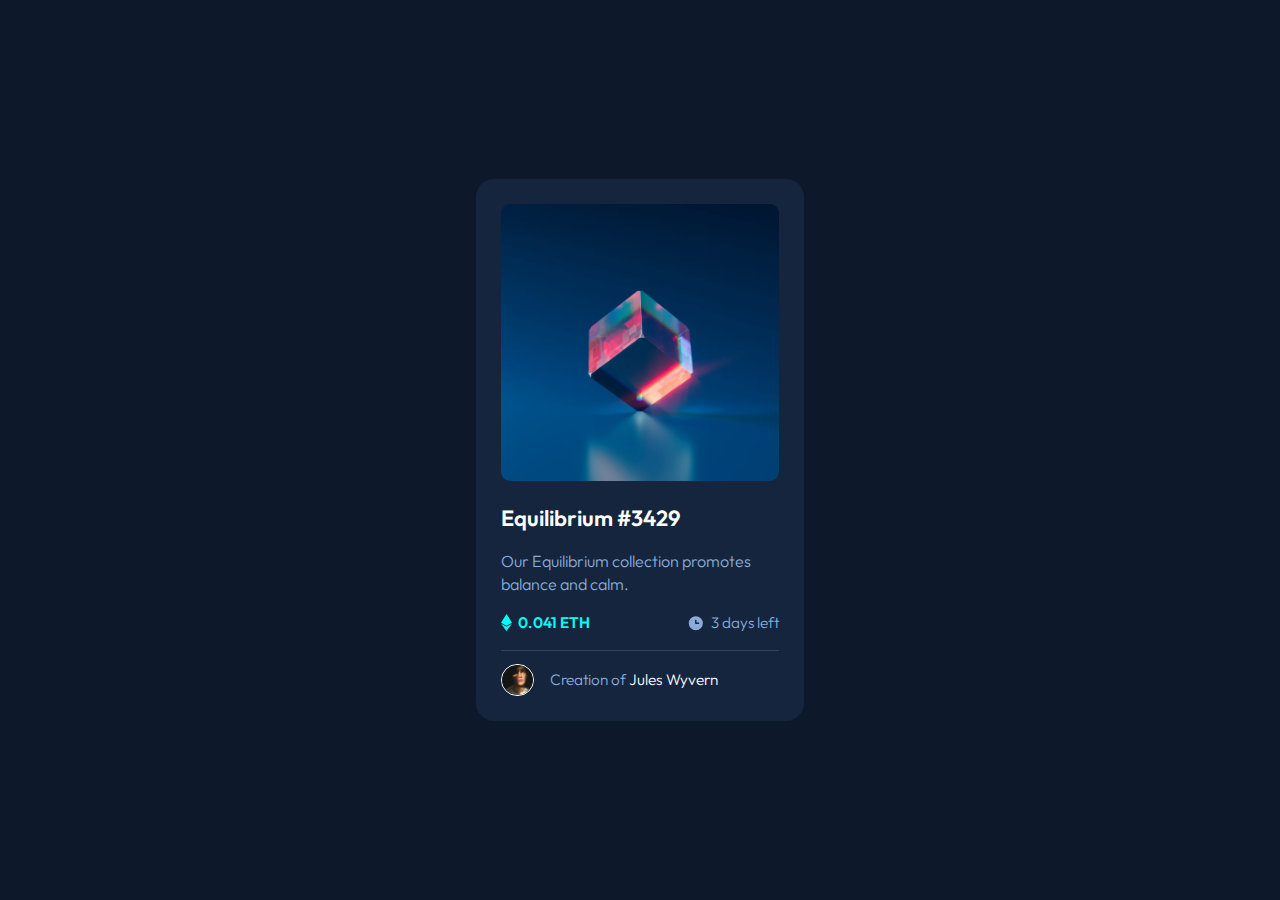
<file: nft-preview-card-component-main/index.html>
<!DOCTYPE html>
<html lang="en">
  <head>
    <meta charset="UTF-8" />
    <meta name="viewport" content="width=device-width, initial-scale=1.0" />
    <!-- displays site properly based on user's device -->

    <link
      rel="icon"
      type="image/png"
      sizes="32x32"
      href="./images/favicon-32x32.png"
    />
    <link rel="stylesheet" href="styles.css" />
    <title>Frontend Mentor | NFT preview card component</title>
  </head>
  <body>
    <main>
      <picture>
        <img
          src="images/image-equilibrium.jpg"
          alt="equilibrium image"
          title="equlibrium"
        />
      </picture>
      <h1 class="label">Equilibrium #3429</h1>
      <p class="text">Our Equilibrium collection promotes balance and calm.</p>
      <section class="price">
        <div class="current-price">
          <img src="images/icon-ethereum.svg" alt="ETH" />0.041 ETH
        </div>
        <div class="time-left">
          <img src="images/icon-clock.svg" alt="" /> 3 days left
        </div>
      </section>
      <hr />
      <section class="creator-info">
        <img
          src="images/image-avatar.png"
          alt="avatar"
          title="creator avatar"
        />
        <div class="text">
          Creation of <span class="name">Jules Wyvern</span>
        </div>
      </section>
    </main>

    <!-- <div class="attribution">
      Challenge by
      <a href="https://www.frontendmentor.io?ref=challenge" target="_blank"
        >Frontend Mentor</a
      >. Coded by <a href="#">Your Name Here</a>.
    </div> -->
  </body>
</html>
</file>
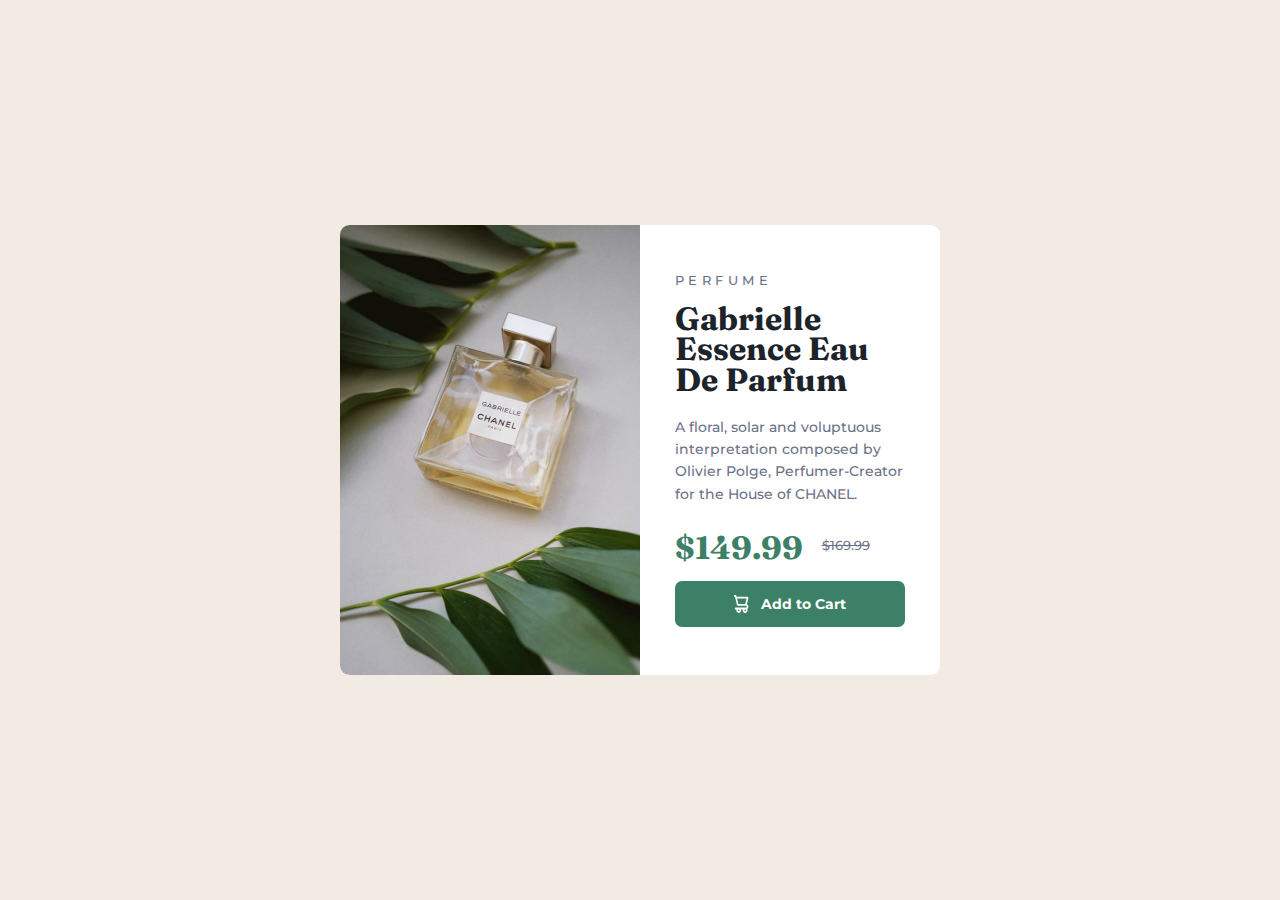
<file: product-preview-card-component-main/index.html>
<!DOCTYPE html>
<html lang="en">
  <head>
    <meta charset="UTF-8" />
    <meta name="viewport" content="width=device-width, initial-scale=1.0" />
    <!-- displays site properly based on user's device -->

    <link
      rel="icon"
      type="image/png"
      sizes="32x32"
      href="./images/favicon-32x32.png"
    />
    <link rel="stylesheet" href="styles.css" />
    <title>Frontend Mentor | Product preview card component</title>

    <!-- Feel free to remove these styles or customise in your own stylesheet 👍 -->
    <style>
      .attribution {
        font-size: 11px;
        text-align: center;
      }
      .attribution a {
        color: hsl(228, 45%, 44%);
      }
    </style>
  </head>
  <body>
    <main>
      <article class="product-container">
        <section class="illustration">
          <picture class="illustration">
            <source
              media="(max-width: 600)"
              srcset="images/image-product-mobile.jpg"
            />
            <source
              media="(min-width:601px)"
              srcset="images/image-product-desktop.jpg"
            />
            <img src="images/image-product-mobile.jpg" alt="product image" />
          </picture>
        </section>
        <section class="text-content">
          <h2 class="product-type">Perfume</h2>
          <h1>Gabrielle Essence Eau De Parfum</h1>
          <p class="description">
            A floral, solar and voluptuous interpretation composed by Olivier
            Polge, Perfumer-Creator for the House of CHANEL.
          </p>
          <section class="prices">
            <h1 class="reduced-price">$149.99</h1>
            <p class="original-price">$169.99</p>
          </section>
          <button>
            <img class="icon-cart" src="images/icon-cart.svg" alt="" />
            <p class="cart-text">Add to Cart</p>
          </button>
        </section>
      </article>
    </main>
    <!-- <div class="attribution">
    Challenge by <a href="https://www.frontendmentor.io?ref=challenge" target="_blank">Frontend Mentor</a>. 
    Coded by <a href="#">Your Name Here</a>.
  </div> -->
  </body>
</html>
</file>
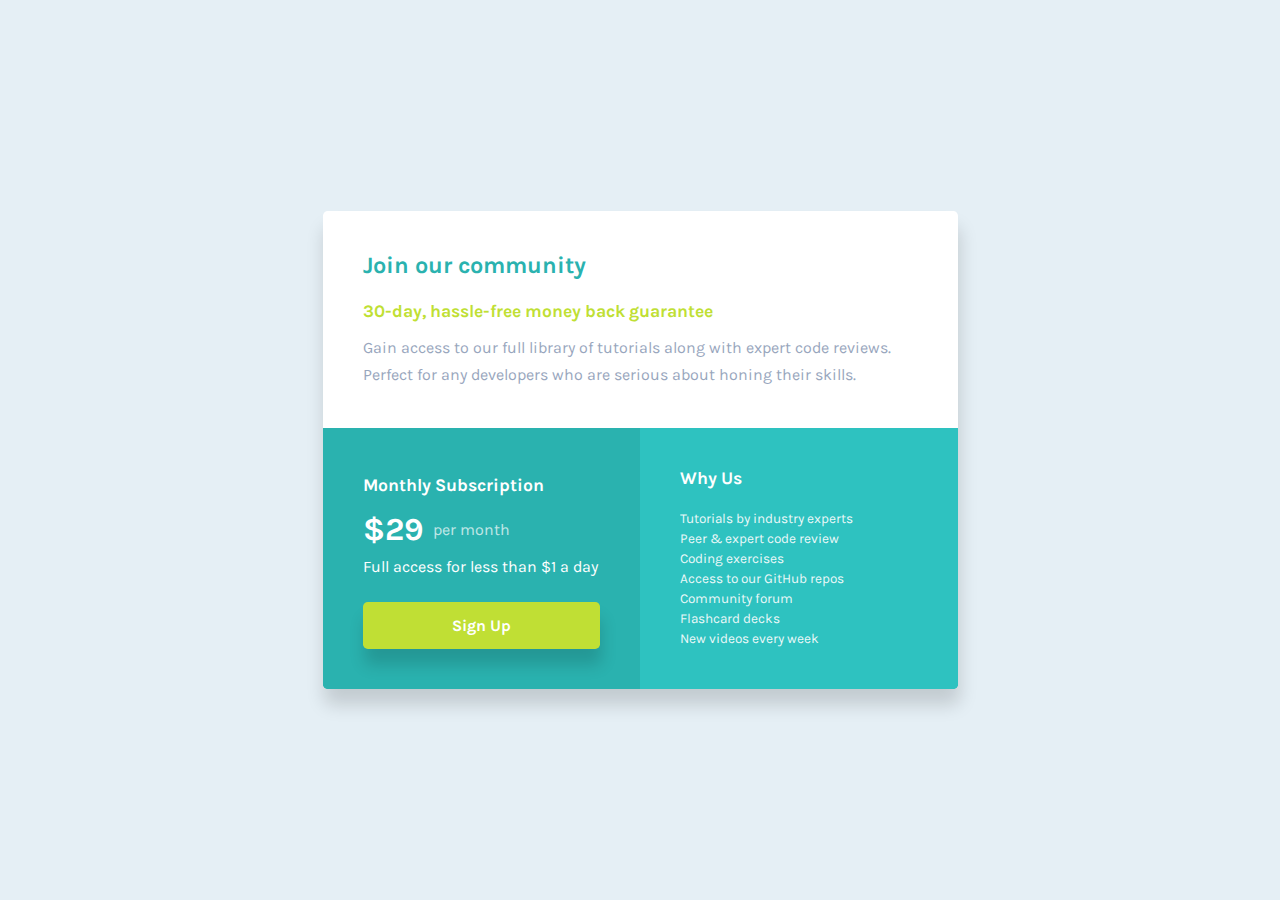
<file: single-price-grid-component-master/index.html>
<!DOCTYPE html>
<html lang="en">
  <head>
    <meta charset="UTF-8" />
    <meta name="viewport" content="width=device-width, initial-scale=1.0" />
    <!-- displays site properly based on user's device -->

    <link
      rel="icon"
      type="image/png"
      sizes="32x32"
      href="./images/favicon-32x32.png"
    />
    <link rel="stylesheet" href="styles.css" />
    <title>Frontend Mentor | Single Price Grid Component</title>
  </head>
  <body>
    <main>
      <section class="inform-container">
        <h1>Join our community</h1>
        <h2>30-day, hassle-free money back guarantee</h2>
        <p>
          Gain access to our full library of tutorials along with expert code
          reviews. Perfect for any developers who are serious about honing their
          skills.
        </p>
	</section>
      <section class="action-container">
        <section class="subscribe-container">
          <h1>Monthly Subscription</h1>
          <div class="price">
			<p class="amount">$29</p>
		  <p class="duration">per month</span></p>
		  </div>
          <p class="description">Full access for less than $1 a day</p>
          <button>Sign Up</button>
		</section>
        <section class="why-container">
          <h1>Why Us</h1>
          <p>
            Tutorials by industry experts <br> 
			Peer & expert code review <br>
			Coding exercises <br>
            Access to our GitHub repos <br>
			Community forum <br>
            Flashcard decks <br>
            New videos every week
          </p>
        </section>
	</section>
</section>
  </body>
</html>
</file>
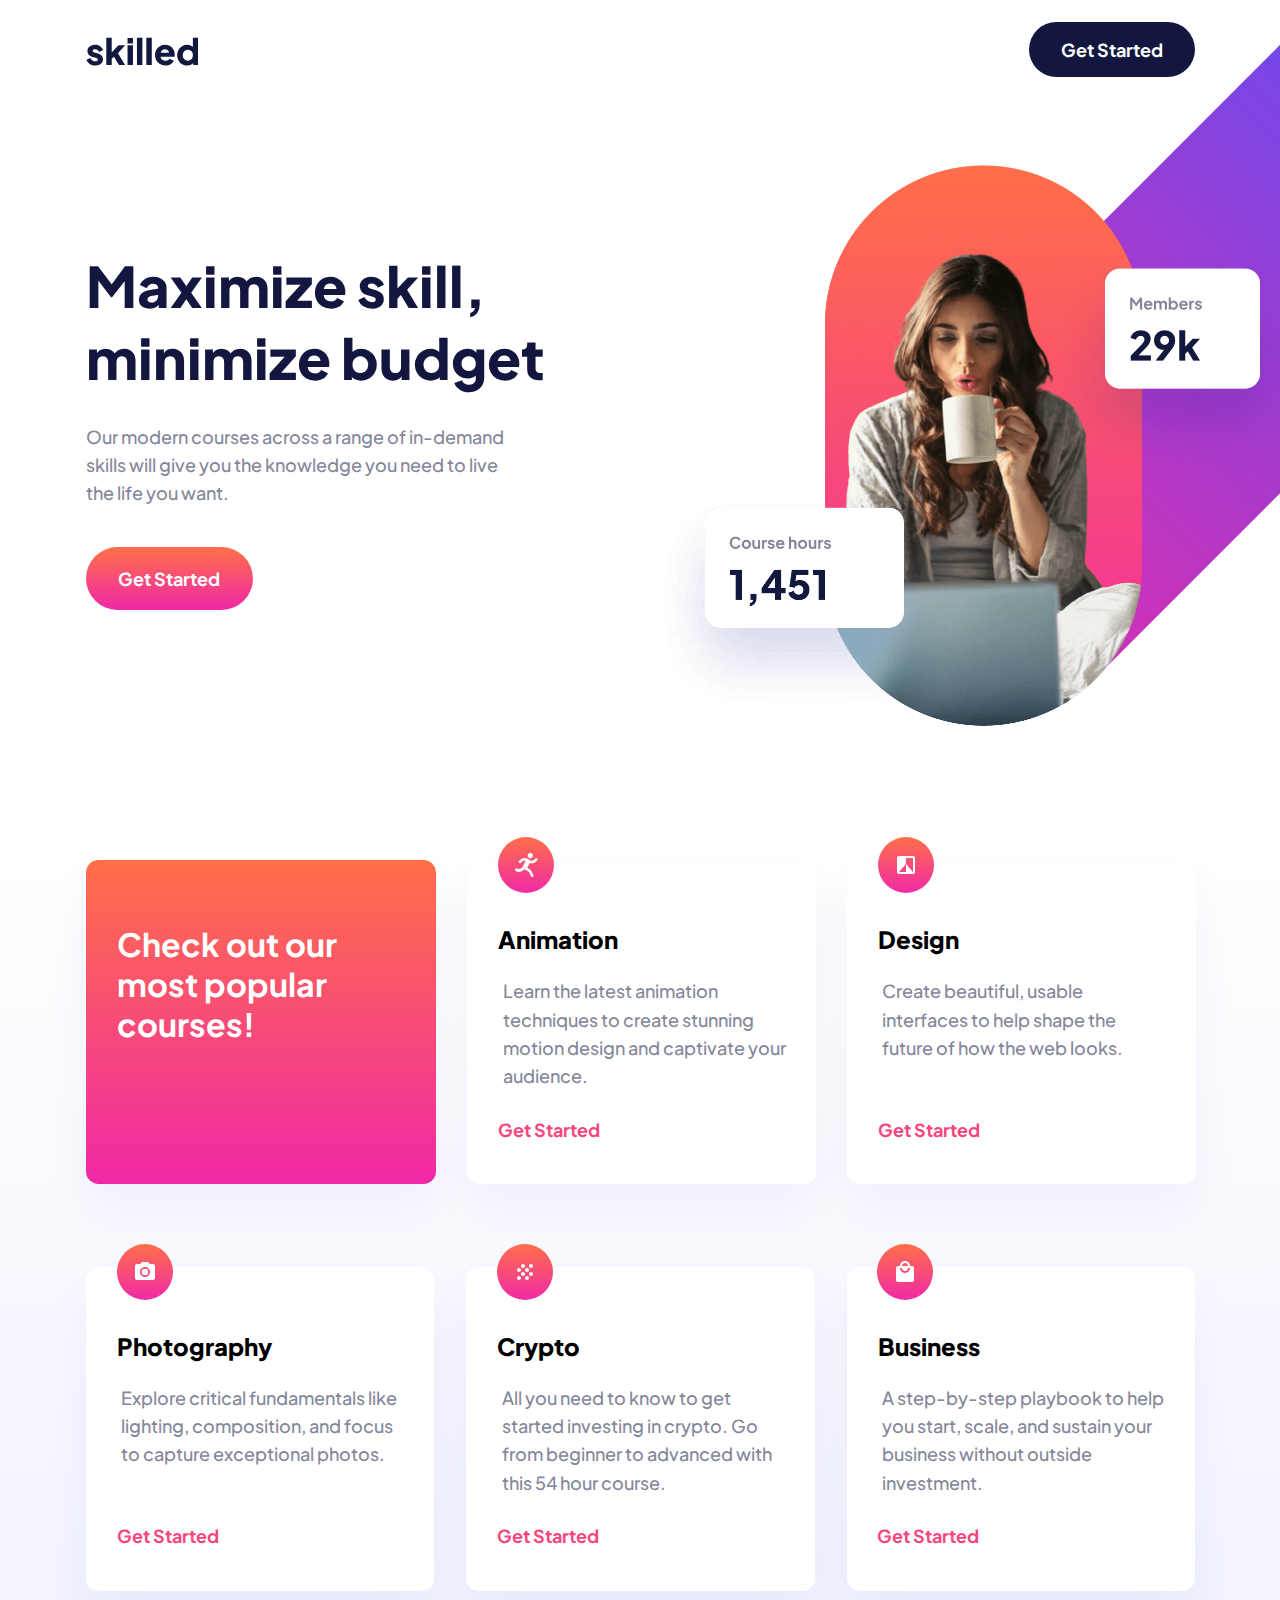
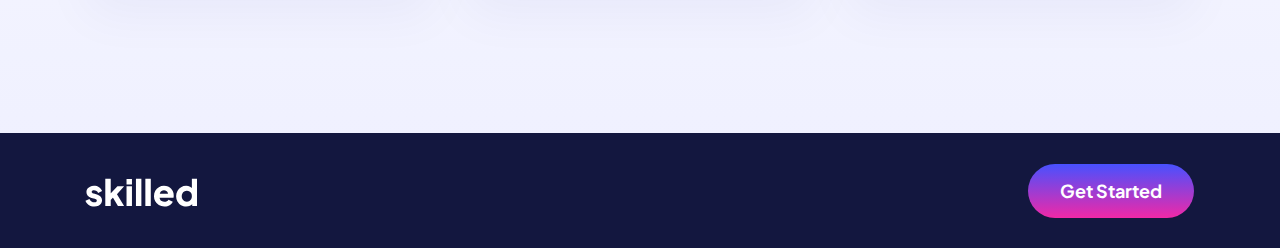
<file: skilled-elearning-landing-page/skilled-elearning-landing-page/starter-code/index.html>
<!DOCTYPE html>
<html lang="en">
  <head>
    <meta charset="UTF-8" />
    <meta name="viewport" content="width=device-width, initial-scale=1.0" />

    <link
      rel="icon"
      type="image/png"
      sizes="32x32"
      href="./assets/favicon-32x32.png"
    />
    <link rel="preconnect" href="https://fonts.googleapis.com" />
    <link rel="preconnect" href="https://fonts.gstatic.com" crossorigin />
    <link
      href="https://fonts.googleapis.com/css2?family=Plus+Jakarta+Sans:wght@500;700;800&display=swap"
      rel="stylesheet"
    />
    <link rel="stylesheet" href="styles.css" />
    <title>Frontend Mentor | Skilled e-learning landing page</title>
  </head>
  <body>
    <header>
      <div class="top">
          <img class="logo" src="assets/logo-dark.svg" alt="skilled" />
          <button class="get-started">Get Started</button>
      </div>
        <div class="info">
          <h1>Maximize skill, minimize budget</h1>
          <p class="synopsis">
            Our modern courses across a range of in-demand skills will give you
            the knowledge you need to live the life you want.
          </p>
          <button class="get-started sunset-button">Get Started</button>
        </div>
        <picture>
          <source
            srcset="assets/image-hero-mobile@2x.png"
            media="(max-width: 43.99em)"
          />
          <source
            srcset="assets/image-hero-tablet@2x.png"
            media="(max-width: 75.99em)"
          />
          <source
            srcset="assets/image-hero-desktop@2x.png"
            media="(min-width: 76em)"
          />
          <img
            class="hero-image"
            src="assets/image-hero-mobile.png"
            alt="hero image"
          />
        </picture>
    </header>

    <main>
      <section class="main-heading">
        <h2>Check out our most popular courses!</h2>
      </section>

      <section class="animation-container">
        <img
          class="main-icons"
          src="assets/icon-animation.svg"
          alt="animation-icon"
        />
        <h3>Animation</h3>
        <p>
          Learn the latest animation techniques to create stunning motion design
          and captivate your audience.
        </p>
        <a href="">Get Started</a>
      </section>

      <section class="design-container">
        <img
          class="main-icons"
          src="assets/icon-design.svg"
          alt="design-icon"
        />
        <h3>Design</h3>
        <p>
          Create beautiful, usable interfaces to help shape the future of how
          the web looks.
        </p>
        <a href="">Get Started</a>
      </section>

      <section class="photography-container">
        <img
          class="main-icons"
          src="assets/icon-photography.svg"
          alt="photography-icon"
        />
        <h3>Photography</h3>
        <p>
          Explore critical fundamentals like lighting, composition, and focus to
          capture exceptional photos.
        </p>
        <a href="">Get Started</a>
      </section>

      <section class="crypto-container">
        <img
          class="main-icons"
          src="assets/icon-crypto.svg"
          alt="crypto-icon"
        />
        <h3>Crypto</h3>
        <p>
          All you need to know to get started investing in crypto. Go from
          beginner to advanced with this 54 hour course.
        </p>
        <a href="">Get Started</a>
      </section>

      <section class="business-container">
        <img
          class="main-icons"
          src="assets/icon-business.svg"
          alt="business-icon"
        />
        <h3>Business</h3>
        <p>
          A step-by-step playbook to help you start, scale, and sustain your
          business without outside investment.
        </p>
        <a href="">Get Started</a>
      </section>
    </main>
    <footer>
      <div class="footer-container">
        <img class="logo" src="assets/logo-light.svg" alt="skilled" />
        <button class="get-started miami-button">Get Started</button>
      </div>
    </footer>
  </body>
</html>
</file>
<file: nft-preview-card-component-main/styles.css>
@import url("https://fonts.googleapis.com/css2?family=Fraunces:opsz,wght@9..144,700&family=Outfit:wght@300;400;600&display=swap");

:root {
  --softblue: hsl(215, 51%, 70%);
  --cyan: hsl(178, 100%, 50%);
  --verydarkblue1: hsl(217, 54%, 11%);
  --verydarkblue2: hsl(216, 50%, 16%);
  --verydarkblue3: hsl(215, 32%, 27%);
  --white: hsl(0, 0%, 100%);
  font-size: 18px;
}

* {
  margin: 0px;
  font-family: "Outfit", sans-serif;
  font-weight: 300;
}

body {
  height: 100vh;
  display: flex;
  flex-direction: column;
  justify-content: center;
  align-items: center;
  background-color: var(--verydarkblue1);
}

main {
  width: 15.4rem;
  padding: 1.4rem;
  border-radius: 1rem;
  background-color: var(--verydarkblue2);
  color: var(--white);
}

picture > img {
  width: 100%;
  border-radius: 0.5rem;
}

main > h1 {
  font-size: 1.22rem;
  font-weight: 600;
  margin-top: 1rem;
}

main > p {
  margin-top: 1rem;
  font-size: 0.9rem;
  line-height: 1.25rem;
  color: var(--softblue);
}

.price {
  display: flex;
  justify-content: space-between;
  margin-top: 1rem;
}

.price .current-price {
  display: flex;
  align-items: center;
  font-size: 0.85rem;
  font-weight: 600;
  color: var(--cyan);
}

.current-price > img {
  width: 0.6rem;
  padding-right: 0.3rem;
}

.price .time-left {
  display: flex;
  align-items: center;
  font-size: 0.85rem;
  color: var(--softblue);
}

.time-left > img {
  width: 1rem;
  padding-right: 0.3rem;
}

hr {
  margin-top: 1rem;
  border: none;
  height: 1px;
  color: var(--verydarkblue3);
  background-color: var(--verydarkblue3);
}

.creator-info {
  display: flex;
  flex-direction: row;
  align-items: center;
  font-size: 0.855rem;
  color: var(--softblue);
  margin-top: 0.7rem;
}

.creator-info .name {
  color: var(--white);
}
.creator-info > img {
  height: 1.7rem;
  width: 1.7rem;
  margin-right: 0.9rem;
  border: 1px solid var(--white);
  border-radius: 100%;
}

.attribution {
  font-size: 11px;
  text-align: center;
}
.attribution a {
  color: hsl(228, 45%, 44%);
}
</file>
<file: product-preview-card-component-main/styles.css>
@import url("https://fonts.googleapis.com/css2?family=Fraunces:opsz,wght@9..144,700&family=Montserrat:wght@500;700&display=swap");

:root {
  --darkcyan: hsl(158, 36%, 37%);
  --darkercyan: hsl(158, 36%, 27%);
  --verydarkcyan: hsl(158, 36%, 17%);
  --cream: hsl(30, 38%, 92%);
  --verydarkblue: hsl(212, 21%, 14%);
  --darkgrayishbue: hsl(228, 12%, 48%);
  --white: hsl(0, 0%, 100%);
  font-size: 14px;
}

* {
  /* align-items: center; */
  margin: 0px;
  font-family: "Montserrat", sans-serif;
  font-weight: 500;
}

body {
  display: flex;
  justify-content: center;
  align-items: center;
  height: 100vh;
  background-color: var(--cream);
}

main {
  width: 24.45rem;
  background-color: var(--white);
  border-radius: 0.7rem;
}

.illustration > img {
  width: 100%;
  display: block;
  border-radius: 0.7rem 0.7rem 0rem 0rem;
}

.text-content {
  padding: 1.7rem;
}

.text-content .product-type {
  text-transform: uppercase;
  font-size: 0.9rem;
  letter-spacing: 0.32rem;
  color: var(--darkgrayishbue);
}

h1 {
  margin-top: 1.1rem;
  font-family: "Fraunces", serif;
  font-weight: 700;
  font-size: 2.3rem;
  line-height: 2.2rem;
  color: var(--verydarkblue);
}

.text-content > p {
  margin-top: 1.4rem;
  color: var(--darkgrayishbue);
  line-height: 1.6rem;
}

.text-content .prices {
  display: flex;
  flex-direction: row;
}

.prices .reduced-price {
  margin-top: 2rem;
  color: var(--darkcyan);
}

.prices .original-price {
  margin: 2.25rem 0rem 0rem 1.3rem;
  font-size: 0.95rem;
  text-decoration: line-through;
  color: var(--darkgrayishbue);
}

button {
  width: 100%;
  padding: 1rem;
  margin-top: 1.2rem;

  display: flex;
  flex-direction: row;
  justify-content: center;

  border: none;
  border-radius: 0.5rem;

  background-color: var(--darkcyan);
  color: var(--white);

  cursor: pointer;
}

button .cart-text {
  padding-left: 0.9rem;
  font-size: 1rem;
  font-weight: 700;
}

button:hover {
  background-color: var(--darkercyan);
}

button:active {
  background-color: var(--verydarkcyan);
}

@media only screen and (min-width: 601px) {
  main {
    width: 600px;
  }
  .product-container {
    display: flex;
    flex-direction: row;
  }

  .illustration > img {
    display: block;
    width: 300px;
    border-radius: 0.7rem 0rem 0rem 0.7rem;
  }

  .text-content {
    display: flex;
    flex-direction: column;
    justify-content: center;
    align-items: center;
    padding: 2.5rem;
  }

  .text-content > h2 {
    margin-left: -9.5rem;
  }

  .text-content > .prices {
    margin-left: -2.5rem;
  }
}
</file>
<file: single-price-grid-component-master/styles.css>
@import url("https://fonts.googleapis.com/css2?family=Karla:wght@400;700&display=swap");

:root {
  --white: #ffffff;
  --cyan: hsl(179, 62%, 43%);
  --cyanlight: hsl(179, 62%, 47%);
  --brightyellow: hsl(71, 73%, 54%);
  --lightgrey: hsl(204, 43%, 93%);
  --grayishblue: hsl(218, 22%, 67%);
  --boxshadow: rgba(0, 0, 0, 0.15);
}

* {
  align-items: center;
  margin: 0px;
  font-family: "Karla", sans-serif;
  font-weight: 400;
}

body {
  display: flex;
  justify-content: center;
  align-items: center;
  height: 100vh;
  background-color: var(--lightgrey);
}

main {
  width: 19.4rem;
  border-radius: 0.5rem;
  background-color: var(--white);
  color: var(--white);
  box-shadow: 0.1rem 1rem 1.1rem var(--boxshadow);
}

p {
  font-size: 0.85rem;
}

/* Information container */
.inform-container {
  padding: 2.1rem 1.5rem;
  border-radius: 0.3rem;
  background-color: var(--white);
}

.inform-container h1 {
  font-size: 1.22rem;
  font-weight: 700;
  color: var(--cyan);
}

.inform-container h2 {
  padding-top: 1.4rem;
  font-size: 0.93rem;
  font-weight: 700;
  color: var(--brightyellow);
}

.inform-container p {
  padding-top: .8rem;
  line-height: 1.7rem;
  color: var(--grayishblue);
}

.action-container {
  display: grid;
  border-radius: 0rem 0rem 0.3rem 0.3rem;
  background-color: var(--cyan);
}

.subscribe-container {
  padding: 1.4rem;
  background-color: var(--cyan);
}

.subscribe-container h1 {
  padding: 0.4rem 0rem;
  font-size: 1.1rem;
  font-weight: 700;
}

.subscribe-container p {
  margin-top: 0.6rem;
}
.subscribe-container .price {
  display: flex;
  flex-direction: row;
  font-weight: 700;
}

.price .amount {
  font-size: 2rem;
  font-weight: 700;
}

.price .duration {
  padding-left: 0.6rem;
  font-size: 1rem;
  opacity: 0.7;
}

.subscribe-container .description {
  font-size: 1rem;
}

.subscribe-container button {
  width: 100%;
  padding: 0.9rem 1rem;
  margin-top: 1.6rem;
  border: none;
  border-radius: 0.3rem;

  font-size: 1rem;
  font-weight: 700;

  background-color: var(--brightyellow);
  color: white;
  box-shadow: 0.1rem 1rem 1rem var(--boxshadow);
}

.why-container {
  padding: 1.4rem;
  border-radius: 0rem 0rem 0.3rem 0.3rem;
  background-color: var(--cyanlight);
}

.why-container h1 {
  font-size: 1.1rem;
  font-weight: 700;
}
.why-container p {
  padding-top: 1.3rem;
  line-height: 1.25rem;
  opacity: 0.9;
}

/* Desktop Layout */

@media only screen and (min-width: 635px) {
  main {
    width: 635px;
  }

  .inform-container {
    padding: 2.5rem;
  }

  .inform-container h1 {
    font-size: 1.47rem;
  }

  .inform-container h2 {
    font-size: 1.1rem;
  }

  .inform-container p {
    font-size: 1rem;
  }

  .action-container {
    grid-template-columns: 1fr 1fr;
    grid-template-rows: 1;
    border-radius: 0rem 0rem 0.3rem 0.3rem;
  }

  .subscribe-container {
    border-radius: 0rem 0rem 0rem 0.3rem;
    padding: 2.5rem;
  }

  .why-container {
    border-radius: 0rem 0rem 0.3rem 0rem;
    padding: 2.5rem;
  }
}
</file>
<file: skilled-elearning-landing-page/skilled-elearning-landing-page/starter-code/styles.css>
:root {
  --offwhite: hsl(236, 100%, 97%);
  --lightgray: hsl(0, 0%, 95%);
  --purple: hsl(234, 25%, 52%);
  --deeppurple: hsl(234, 54%, 16%);
  --grayblue: hsl(232, 10%, 56%);
  --darkpink: hsl(341, 92%, 62%);
  --pink: hsl(341, 100%, 83%);
  --white: hsl(0, 0%, 100%);
  --orange: hsl(13, 100%, 64%);
  --orangewhite: hsl(13, 100%, 80%);
  --magenta: hsl(322, 87%, 55%);
  --magentawhite: hsl(322, 87%, 75%);
  --blue: hsl(237, 100%, 64%);
  --bluewhite: hsl(237, 100%, 80%);
  --grad-sunset: linear-gradient(180deg, var(--orange), var(--magenta));
  --grad-sunsetwhite: linear-gradient(180deg, var(--orangewhite), var(--magentawhite));
  --grad-miami: linear-gradient(180deg, var(--blue), var(--magenta));
  --grad-miamiwhite: linear-gradient(180deg, var(--bluewhite), var(--magentawhite));
  --grad-white: linear-gradient(180deg, var(--white), var(--offwhite));
  font-size: 1rem;
}

* {
  margin: 0;
  font-family: "Plus Jakarta Sans", sans-serif;
  font-weight: 500;
}

body {
  display: flex;
  flex-direction: column;
  justify-content: center;
  align-items: center;
  background-color: var(--lightgray);
}

header,
main,
footer {
  width: 21.438rem;
  padding: 1rem 1rem 0rem 1rem;
  background-color: var(--white);
}

/*  Header */

header {
  display: flex;
  flex-direction: column;
}

.top {
  display: flex;
  justify-content: space-between;
  align-items: center;
}

.logo {
  transform: scale(0.78);
  margin-left: -0.78rem;
  margin-top: 0.2rem;
}

/*  buttons */
.get-started {
  width: 8.75rem;
  height: 3rem;

  border: none;
  border-radius: 2rem;

  font-size: 1rem;
  font-weight: 700;

  background: var(--deeppurple);
  color: var(--white);
}

.sunset-button {
  width: 10.4rem;
  height: 3.5rem;
  margin-top: 1.5rem;
  background: var(--grad-sunset);
}

h1 {
  margin-top: 2.4rem;
  font-size: 2.5rem;
  font-weight: 800;
  color: var(--deeppurple);
}

p {
  margin-top: 1.7rem;
  line-height: 1.625rem;
  color: var(--grayblue);
}

.hero-image {
  width: 100%;
  scale: 127%;
  margin-top: 4.325584rem;
}

/*  Main */

main {
  background: var(--grad-white);
  padding-bottom: 5rem;
}

main > * {
  margin-top: 1rem;
}

section {
  width: 18.066rem;
  margin-top: 2.5rem;
  padding: 0rem 1.6rem 0rem 1.766rem;
  border-radius: 0.7rem;

  background-color: var(--white);
  box-shadow: 0px 25px 50px rgba(6, 22, 141, 0.0442381);
}

.main-heading {
  margin-top: 0rem;
  border-radius: 0.7rem;

  background: var(--grad-sunset);
  color: var(--white);
}

h2 {
  padding: 1.5rem 0.3rem 2rem 0rem;
  font-weight: 700;
  line-height: 2rem;
}

.main-icons {
  position: absolute;
  margin-top: -1.5rem;
}

h3 {
  padding-top: 3.5rem;
  font-size: 1.25rem;
  font-weight: 800;
}

section p {
  margin-top: 1.066rem;
}

section a {
  display: inline-block;
  margin: 1.5rem 0rem 2.3rem 0rem;

  font-size: 1.125rem;
  font-weight: 700;

  color: var(--darkpink);
  text-decoration: none;
}

.business-container {
  filter: drop-shadow(0px 4px 4px rgba(0, 0, 0, 0.25));
}

/*  Footer */

footer {
  padding: 1.1rem 1rem 1rem 1rem;
  background-color: var(--deeppurple);
}
.footer-container {
  padding: 1.1rem 0rem 1.1rem 0rem;
  display: flex;
  justify-content: space-between;
  align-items: center;
  background-color: var(--deeppurple);
}

footer .miami-button {
  background: var(--grad-miami);
}

/*  Tablet Version */

@media screen and (min-width: 44em) {
  header,
  main,
  footer {
    width: 46rem;
  }

  header {
    display: flex;
    flex-direction: row;
    overflow: clip;
  }

  .top {
    position: absolute;
    width: 43rem;
    margin: 0.444rem 0rem 0rem 1.466rem;
  }

  .info {
    position: relative;
    min-width: 25rem;
    padding: 7.166rem 0rem 0rem 1.444rem;
  }

  .hero-image {
    width: 174.7%;
    position: relative;
    bottom: 6.366rem;
    left: 0.4rem;
  }

  main {
    width: 43.666rem;
    display: flex;
    justify-content: space-around;
    flex-flow: row wrap;
    padding: 0.4rem 2.2rem 1.766rem 2.144rem;
  }

  h2 {
    padding: 3.5rem 0.3rem 1.5rem;
  }

  section {
    width: 17.8rem;
    margin: 0 0rem 3.6rem 0rem;
  }

  section .main-icons,
  h3,
  p {
    margin-left: 0.2rem;
    margin-right: -0.5rem;
  }

  section a {
    margin-left: 0.2rem;
  }
  .business-container {
    filter: none;
  }

  footer {
    padding-bottom: 1.2rem;
  }
  .footer-container {
    margin: 0rem 1.444rem;
  }
}

/*  Desktop Version */

@media screen and (min-width: 76em) {
  :root {
    font-size: 1.125rem;
  }
  header,
  main,
  footer {
    width: 76rem;
  }

  header {
    padding: 1.1rem 2rem;
  }

  .top {
    position: absolute;
    width: 60.85rem;
    padding: 0rem 3rem;
    margin: 0.1rem 0rem 0rem 5rem;
    z-index: 1;
  }

  .top > .get-started {
    width: 9.244rem;
    height: 3.1rem;
  }

  .top > .get-started:hover {
	background: var(--purple);
	cursor: pointer;
  }

  .info {
    position: relative;
    min-width: 26rem;
    padding: 10.344rem 0rem 0rem 7.2rem;
  }

  h1 {
    font-size: 3.11rem;
    line-height: 4rem;
  }

  .info > p {
    margin: 1.644rem 2rem 0rem 0rem;
    line-height: 1.55rem;
  }

  .sunset-button {
    margin-top: 2.266rem;
    width: 9.3rem;
  }
  .sunset-button:hover {
	background: var(--grad-sunsetwhite);
	cursor: pointer;
  }
  .hero-image {
    width: 45.766rem;
    position: relative;
    bottom: 8.166rem;
    left: 11.566rem;
  }

  .logo {
    scale: 1.29;
  }

  main {
    width: 63.4rem;
    margin-top: -1rem;
    padding: 0rem 8.3rem 4.3rem 8.366rem;
  }

  .main-heading {
    margin-top: 1rem;
    padding-right: 1.7rem;
  }

  .main-heading h2 {
    margin-top: 0.1rem;
    margin-left: -0.3rem;
    font-size: 1.788rem;
    line-height: 2.22rem;
  }

  section {
    width: 16rem;
    margin-top: 1rem;
  }

  section .main-icons {
    margin: -1.3rem 0rem 0rem -0.066rem;
  }

  section h3 {
    font-size: 1.33rem;
    margin-top: 0.044rem;
    margin-left: -0.044rem;
  }

  section p {
    min-height: 6.5rem;
    margin: 1.3rem 0rem 0rem 0.2rem;
    line-height: 1.566rem;
  }

  section a {
    margin: 1.288rem 0rem 2.422rem -0.066rem;
    font-size: 1rem;
  }

  footer {
    padding: 0.6rem 2rem;
  }
  .footer-container .logo {
    margin-left: 5.7rem;
  }

  footer button {
    margin-right: 5.8rem;
    min-width: 9.2rem;
  }

  footer button:hover {
	 background: var(--grad-miamiwhite);
	cursor: pointer;
  }
}
</file>
